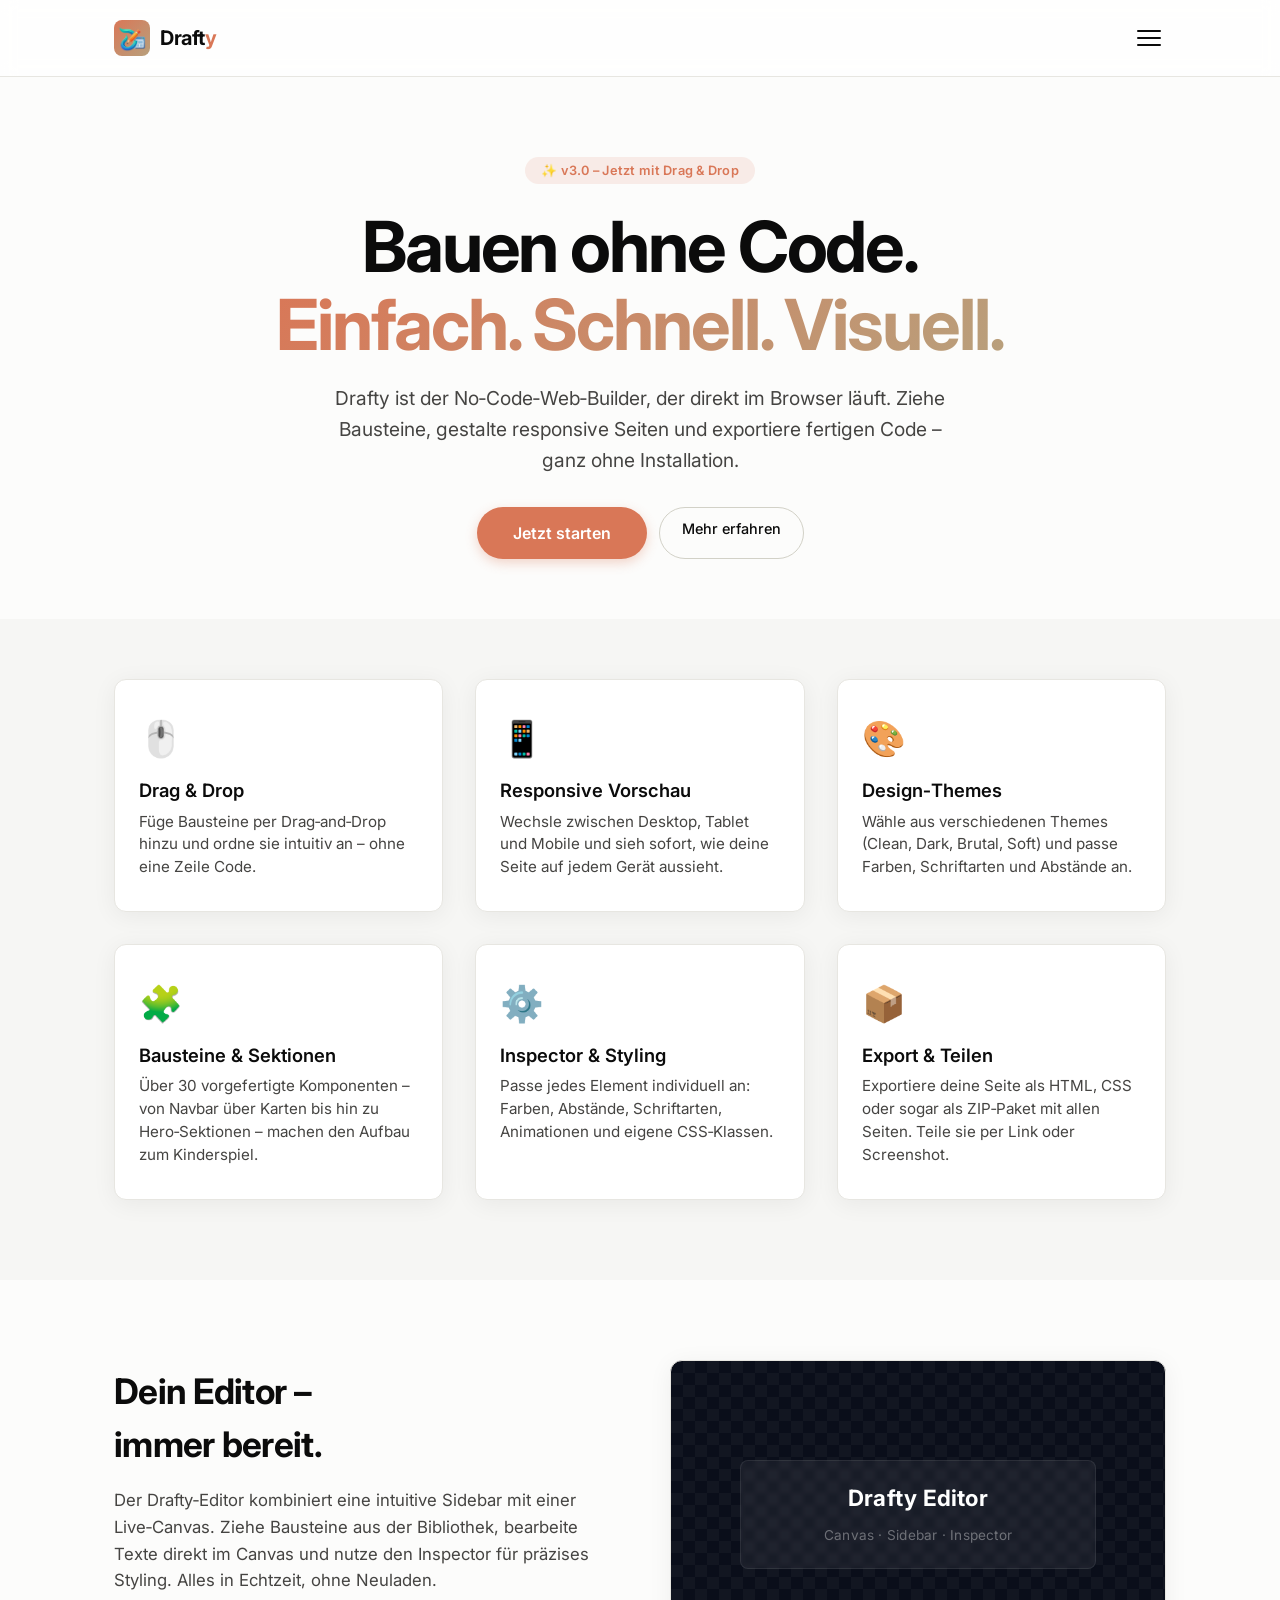
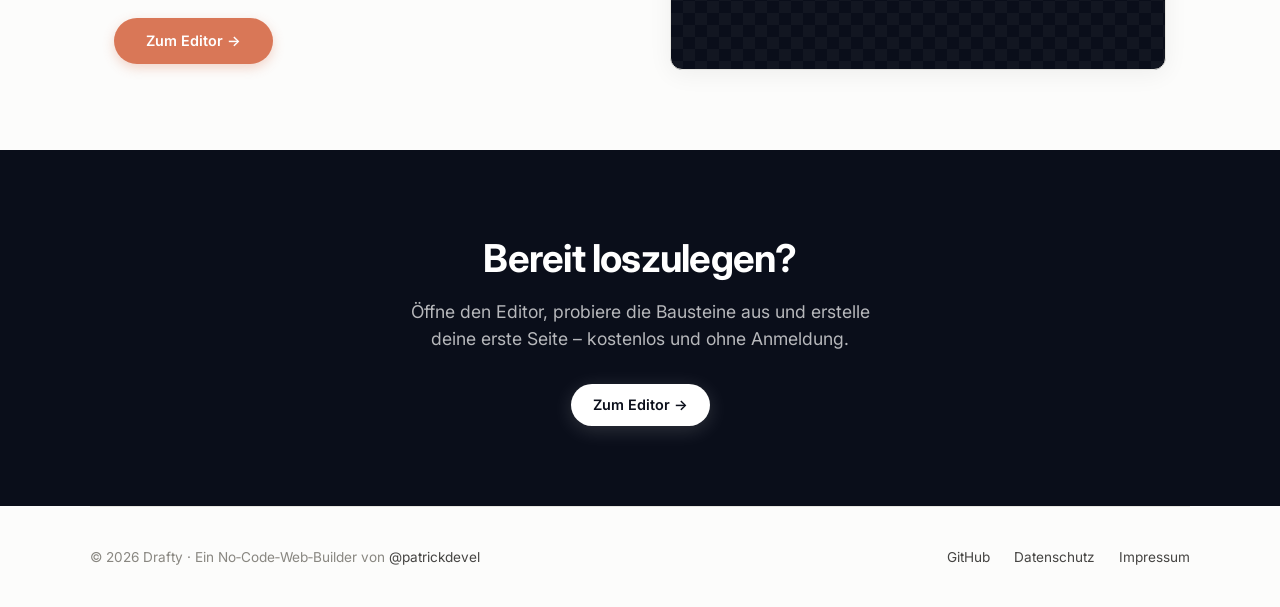
<file: index.html>
<!DOCTYPE html>
<html lang="de">
<head>
  <meta charset="UTF-8" />
  <meta name="viewport" content="width=device-width, initial-scale=1.0" />
  <title>Drafty · No‑Code Web Builder</title>
  <link rel="icon" type="image/svg+xml" href="logo.png" />

  <!-- Anthropic‑Fonts (wie im Claude‑Style) -->
  <link rel="preconnect" href="https://fonts.googleapis.com" />
  <link rel="preconnect" href="https://fonts.gstatic.com" crossorigin />
  <link href="https://fonts.googleapis.com/css2?family=Inter:opsz@14..32&display=swap" rel="stylesheet" />

  <style>
    /* ============================================================
       BASIS – übernimmt die zentralen Design‑Tokens aus dem
       Claude‑Style (Farben, Abstände, Schriften)
       ============================================================ */
    * {
      margin: 0;
      padding: 0;
      box-sizing: border-box;
    }

    :root {
      /* Claude‑Farben (light) */
      --bg-deep: #0a0e1a;
      --bg-surface: #fcfcfb;
      --bg-panel: #f6f6f4;
      --bg-card: #ffffff;
      --text-primary: #0b0b0b;
      --text-secondary: #454442;
      --text-muted: #898781;
      --border-soft: #e7e6e1;
      --border-strong: #d2d1c7;
      --accent: #d97757;
      --accent-hover: #c6613f;
      --accent-soft: rgba(217, 119, 87, 0.12);
      --shadow-card: 0 4px 24px rgba(11, 11, 11, 0.06);
      --radius: 12px;
      --radius-sm: 6px;
      --font-ui: 'Inter', -apple-system, BlinkMacSystemFont, 'Segoe UI', Roboto, Helvetica, Arial, sans-serif;
      --font-serif: Georgia, 'Times New Roman', serif;
      --font-mono: 'JetBrains Mono', 'SF Mono', monospace;
    }

    body {
      font-family: var(--font-ui);
      background: var(--bg-surface);
      color: var(--text-primary);
      line-height: 1.5;
      -webkit-font-smoothing: antialiased;
    }

    a {
      color: inherit;
      text-decoration: none;
    }

    .container {
      max-width: 1100px;
      margin: 0 auto;
      padding: 0 24px;
    }

    /* ============================================================
       HEADER
       ============================================================ */
    .header {
      padding: 20px 0;
      border-bottom: 1px solid var(--border-soft);
      background: rgba(255, 255, 255, 0.72);
      backdrop-filter: blur(8px);
      position: sticky;
      top: 0;
      z-index: 50;
    }

    .header-inner {
      display: flex;
      align-items: center;
      justify-content: space-between;
    }

    .brand {
      display: flex;
      align-items: center;
      gap: 10px;
    }

    .brand-icon {
      width: 36px;
      height: 36px;
      background: linear-gradient(135deg, var(--accent), #b8a07c);
      border-radius: 8px;
      display: flex;
      align-items: center;
      justify-content: center;
      flex-shrink: 0;
    }

    .brand-icon img {
      width: 100%;
      height: 100%;
      object-fit: contain;
      padding: 4px;
    }

    .brand-name {
      font-weight: 700;
      font-size: 1.25rem;
      letter-spacing: -0.02em;
    }

    .brand-name span {
      color: var(--accent);
    }

    /* ============================================================
       BURGER MENU
       ============================================================ */
    .hamburger {
      display: flex;
      flex-direction: column;
      gap: 5px;
      background: none;
      border: none;
      cursor: pointer;
      padding: 5px;
      z-index: 110;
      position: relative;
    }

    .hamburger .line {
      width: 24px;
      height: 2px;
      background: var(--text-primary);
      transition: 0.3s ease;
      border-radius: 2px;
      transform-origin: center;
    }

    .menu-overlay {
      position: fixed;
      top: 0;
      left: 0;
      width: 100%;
      height: 100%;
      background: rgba(0, 0, 0, 0.3);
      backdrop-filter: blur(4px);
      z-index: 100;
      opacity: 0;
      pointer-events: none;
      transition: opacity 0.3s ease;
    }

    .menu-overlay.open {
      opacity: 1;
      pointer-events: auto;
    }

    .menu-content {
      position: absolute;
      top: 0;
      right: 0;
      width: 300px;
      height: 100%;
      background: var(--bg-surface);
      box-shadow: -8px 0 32px rgba(11, 11, 11, 0.08);
      padding: 28px 24px;
      display: flex;
      flex-direction: column;
      gap: 20px;
      transform: translateX(100%);
      transition: transform 0.3s ease;
    }

    .menu-overlay.open .menu-content {
      transform: translateX(0);
    }

    .close-btn {
      align-self: flex-end;
      background: none;
      border: none;
      font-size: 1.5rem;
      cursor: pointer;
      color: var(--text-secondary);
      padding: 4px 8px;
      transition: color 0.15s ease;
    }

    .close-btn:hover {
      color: var(--text-primary);
    }

    .menu-content a {
      font-size: 1.1rem;
      padding: 12px 0;
      border-bottom: 1px solid var(--border-soft);
      color: var(--text-secondary);
      transition: color 0.15s ease;
    }

    .menu-content a:hover {
      color: var(--text-primary);
    }

    .menu-content .btn-primary {
      border: none;
      text-align: center;
      margin-top: 8px;
      width: 100%;
      padding: 14px;
      font-size: 1rem;
    }

    /* ============================================================
       BUTTONS
       ============================================================ */
    .btn-primary {
      background: var(--accent);
      color: #fff;
      border: none;
      padding: 10px 22px;
      border-radius: 50px;
      font-weight: 600;
      font-size: 0.9rem;
      cursor: pointer;
      transition: background 0.15s ease, transform 0.1s ease;
      box-shadow: 0 4px 12px rgba(217, 119, 87, 0.3);
      display: inline-block;
      text-align: center;
    }

    .btn-primary:hover {
      background: var(--accent-hover);
      transform: translateY(-1px);
    }

    .btn-outline {
      background: transparent;
      color: var(--text-primary);
      border: 1px solid var(--border-strong);
      padding: 10px 22px;
      border-radius: 50px;
      font-weight: 500;
      font-size: 0.9rem;
      cursor: pointer;
      transition: border-color 0.15s ease, background 0.15s ease;
      display: inline-block;
      text-align: center;
    }

    .btn-outline:hover {
      background: var(--bg-panel);
      border-color: var(--text-secondary);
    }

    /* ============================================================
       HERO
       ============================================================ */
    .hero {
      padding: 80px 0 60px;
      text-align: center;
    }

    .hero-badge {
      display: inline-block;
      background: var(--accent-soft);
      color: var(--accent);
      padding: 4px 16px;
      border-radius: 50px;
      font-size: 0.8rem;
      font-weight: 600;
      letter-spacing: 0.02em;
      margin-bottom: 24px;
    }

    .hero h1 {
      font-size: clamp(2.8rem, 8vw, 4.4rem);
      font-weight: 700;
      letter-spacing: -0.03em;
      line-height: 1.1;
      margin-bottom: 20px;
    }

    .hero h1 .highlight {
      background: linear-gradient(135deg, var(--accent), #b8a07c);
      -webkit-background-clip: text;
      -webkit-text-fill-color: transparent;
      background-clip: text;
    }

    .hero p {
      font-size: 1.2rem;
      color: var(--text-secondary);
      max-width: 640px;
      margin: 0 auto 32px;
      line-height: 1.6;
    }

    .hero-actions {
      display: flex;
      flex-wrap: wrap;
      gap: 12px;
      justify-content: center;
    }

    .hero-actions .btn-primary {
      padding: 14px 36px;
      font-size: 1rem;
    }

    /* ============================================================
       FEATURES
       ============================================================ */
    .features {
      padding: 60px 0 80px;
      background: var(--bg-panel);
    }

    .features .container {
      display: grid;
      grid-template-columns: repeat(auto-fit, minmax(240px, 1fr));
      gap: 32px;
    }

    .feature-card {
      background: var(--bg-card);
      border-radius: var(--radius);
      padding: 32px 24px;
      box-shadow: var(--shadow-card);
      transition: transform 0.2s ease, box-shadow 0.2s ease;
      border: 1px solid var(--border-soft);
    }

    .feature-card:hover {
      transform: translateY(-4px);
      box-shadow: 0 12px 40px rgba(11, 11, 11, 0.08);
    }

    .feature-icon {
      font-size: 2.2rem;
      margin-bottom: 12px;
      display: block;
    }

    .feature-card h3 {
      font-size: 1.15rem;
      font-weight: 600;
      margin-bottom: 6px;
    }

    .feature-card p {
      font-size: 0.95rem;
      color: var(--text-secondary);
      line-height: 1.5;
    }

    /* ============================================================
       SHOWCASE (Mockup‑Bereich)
       ============================================================ */
    .showcase {
      padding: 80px 0;
      background: var(--bg-surface);
    }

    .showcase-inner {
      display: grid;
      grid-template-columns: 1fr 1fr;
      gap: 60px;
      align-items: center;
    }

    .showcase-text h2 {
      font-size: 2.2rem;
      font-weight: 700;
      letter-spacing: -0.02em;
      margin-bottom: 16px;
    }

    .showcase-text p {
      color: var(--text-secondary);
      font-size: 1.05rem;
      line-height: 1.6;
      margin-bottom: 24px;
    }

    .showcase-text .btn-primary {
      padding: 12px 32px;
    }

    .showcase-image {
      background: var(--bg-deep);
      border-radius: var(--radius);
      padding: 24px;
      box-shadow: var(--shadow-card);
      border: 1px solid var(--border-soft);
      aspect-ratio: 16 / 10;
      display: flex;
      align-items: center;
      justify-content: center;
      color: rgba(255, 255, 255, 0.3);
      font-size: 1.4rem;
      font-weight: 500;
      background-image:
        linear-gradient(45deg, rgba(255, 255, 255, 0.03) 25%, transparent 25%),
        linear-gradient(-45deg, rgba(255, 255, 255, 0.03) 25%, transparent 25%),
        linear-gradient(45deg, transparent 75%, rgba(255, 255, 255, 0.03) 75%),
        linear-gradient(-45deg, transparent 75%, rgba(255, 255, 255, 0.03) 75%);
      background-size: 24px 24px;
      background-position: 0 0, 0 12px, 12px -12px, -12px 0px;
      position: relative;
      overflow: hidden;
    }

    .showcase-image .placeholder-ui {
      background: rgba(255, 255, 255, 0.06);
      border-radius: 8px;
      padding: 20px 30px;
      width: 80%;
      text-align: center;
      border: 1px solid rgba(255, 255, 255, 0.08);
      color: rgba(255, 255, 255, 0.6);
      font-weight: 400;
      letter-spacing: 0.01em;
      backdrop-filter: blur(2px);
    }

    .showcase-image .placeholder-ui strong {
      color: #fff;
    }

    /* ============================================================
       CTA
       ============================================================ */
    .cta {
      padding: 80px 0;
      background: var(--bg-deep);
      color: #fff;
      text-align: center;
    }

    .cta h2 {
      font-size: 2.4rem;
      font-weight: 700;
      letter-spacing: -0.02em;
      margin-bottom: 12px;
    }

    .cta p {
      font-size: 1.1rem;
      opacity: 0.7;
      max-width: 500px;
      margin: 0 auto 32px;
    }

    .cta .btn-primary {
      background: #fff;
      color: var(--bg-deep);
      box-shadow: 0 4px 20px rgba(255, 255, 255, 0.15);
    }

    .cta .btn-primary:hover {
      background: #f0f0f0;
    }

    /* ============================================================
       FOOTER
       ============================================================ */
    .footer {
      padding: 40px 0;
      border-top: 1px solid var(--border-soft);
      font-size: 0.85rem;
      color: var(--text-muted);
      display: flex;
      justify-content: space-between;
      flex-wrap: wrap;
      gap: 16px;
    }

    .footer a {
      color: var(--text-secondary);
      transition: color 0.15s ease;
    }

    .footer a:hover {
      color: var(--text-primary);
    }

    .footer-links {
      display: flex;
      gap: 24px;
    }

    /* ============================================================
       RESPONSIVE
       ============================================================ */
    @media (max-width: 768px) {
      .header-inner {
        flex-wrap: wrap;
        gap: 12px;
      }

      .showcase-inner {
        grid-template-columns: 1fr;
        gap: 40px;
      }

      .hero h1 {
        font-size: 2.4rem;
      }

      .hero p {
        font-size: 1rem;
      }

      .features .container {
        grid-template-columns: 1fr 1fr;
      }

      .cta h2 {
        font-size: 1.8rem;
      }

      .footer {
        flex-direction: column;
        align-items: center;
        text-align: center;
      }

      .footer-links {
        flex-wrap: wrap;
        justify-content: center;
      }
    }

    @media (max-width: 480px) {
      .features .container {
        grid-template-columns: 1fr;
      }

      .hero-actions .btn-primary,
      .hero-actions .btn-outline {
        width: 100%;
        justify-content: center;
      }
    }
  </style>
</head>
<body>

  <!-- ============ HEADER ============ -->
  <header class="header">
    <div class="container header-inner">
      <div class="brand">
        <div class="brand-icon">
          <img src="logo.png" alt="Drafty" />
        </div>
        <span class="brand-name">Draft<span>y</span></span>
      </div>

      <!-- Burger Button -->
      <button class="hamburger" id="hamburgerBtn" aria-label="Menü öffnen">
        <span class="line"></span>
        <span class="line"></span>
        <span class="line"></span>
      </button>
    </div>
  </header>

  <!-- ============ MOBILE MENU OVERLAY ============ -->
  <div class="menu-overlay" id="menuOverlay">
    <div class="menu-content">
      <button class="close-btn" id="closeMenuBtn">✕</button>
      <a href="#features">Features</a>
      <a href="#showcase">Editor</a>
      <a href="overview.html" class="btn-primary">Zum Editor →</a>
    </div>
  </div>

  <!-- ============ HERO ============ -->
  <section class="hero">
    <div class="container">
      <div class="hero-badge">✨ v3.0 – Jetzt mit Drag &amp; Drop</div>
      <h1>
        Bauen ohne Code.<br />
        <span class="highlight">Einfach. Schnell. Visuell.</span>
      </h1>
      <p>
        Drafty ist der No‑Code‑Web‑Builder, der direkt im Browser läuft.
        Ziehe Bausteine, gestalte responsive Seiten und exportiere
        fertigen Code – ganz ohne Installation.
      </p>
      <div class="hero-actions">
        <a href="overview.html" class="btn-primary">Jetzt starten</a>
        <a href="#features" class="btn-outline">Mehr erfahren</a>
      </div>
    </div>
  </section>

  <!-- ============ FEATURES ============ -->
  <section class="features" id="features">
    <div class="container">
      <div class="feature-card">
        <span class="feature-icon">🖱️</span>
        <h3>Drag &amp; Drop</h3>
        <p>Füge Bausteine per Drag‑and‑Drop hinzu und ordne sie intuitiv an – ohne eine Zeile Code.</p>
      </div>
      <div class="feature-card">
        <span class="feature-icon">📱</span>
        <h3>Responsive Vorschau</h3>
        <p>Wechsle zwischen Desktop, Tablet und Mobile und sieh sofort, wie deine Seite auf jedem Gerät aussieht.</p>
      </div>
      <div class="feature-card">
        <span class="feature-icon">🎨</span>
        <h3>Design‑Themes</h3>
        <p>Wähle aus verschiedenen Themes (Clean, Dark, Brutal, Soft) und passe Farben, Schriftarten und Abstände an.</p>
      </div>
      <div class="feature-card">
        <span class="feature-icon">🧩</span>
        <h3>Bausteine &amp; Sektionen</h3>
        <p>Über 30 vorgefertigte Komponenten – von Navbar über Karten bis hin zu Hero‑Sektionen – machen den Aufbau zum Kinderspiel.</p>
      </div>
      <div class="feature-card">
        <span class="feature-icon">⚙️</span>
        <h3>Inspector &amp; Styling</h3>
        <p>Passe jedes Element individuell an: Farben, Abstände, Schriftarten, Animationen und eigene CSS‑Klassen.</p>
      </div>
      <div class="feature-card">
        <span class="feature-icon">📦</span>
        <h3>Export &amp; Teilen</h3>
        <p>Exportiere deine Seite als HTML, CSS oder sogar als ZIP‑Paket mit allen Seiten. Teile sie per Link oder Screenshot.</p>
      </div>
    </div>
  </section>

  <!-- ============ SHOWCASE ============ -->
  <section class="showcase" id="showcase">
    <div class="container showcase-inner">
      <div class="showcase-text">
        <h2>Dein Editor –<br />immer bereit.</h2>
        <p>
          Der Drafty‑Editor kombiniert eine intuitive Sidebar mit einer
          Live‑Canvas. Ziehe Bausteine aus der Bibliothek, bearbeite Texte
          direkt im Canvas und nutze den Inspector für präzises Styling.
          Alles in Echtzeit, ohne Neuladen.
        </p>
        <a href="overview.html" class="btn-primary">Zum Editor →</a>
      </div>
      <div class="showcase-image">
        <div class="placeholder-ui">
          <strong>Drafty Editor</strong><br />
          <span style="font-size:0.85rem;opacity:0.6;">Canvas · Sidebar · Inspector</span>
        </div>
      </div>
    </div>
  </section>

  <!-- ============ CTA ============ -->
  <section class="cta">
    <div class="container">
      <h2>Bereit loszulegen?</h2>
      <p>Öffne den Editor, probiere die Bausteine aus und erstelle deine erste Seite – kostenlos und ohne Anmeldung.</p>
      <a href="overview.html" class="btn-primary">Zum Editor →</a>
    </div>
  </section>

  <!-- ============ FOOTER ============ -->
  <footer class="container footer">
    <span>© 2026 Drafty · Ein No‑Code‑Web‑Builder von <a href="https://github.com/patrickdevel" target="_blank">@patrickdevel</a></span>
    <div class="footer-links">
      <a href="https://github.com/patrickdevel/drafty" target="_blank">GitHub</a>
      <a href="#">Datenschutz</a>
      <a href="#">Impressum</a>
    </div>
  </footer>

  <!-- ============ JAVASCRIPT ============ -->
  <script>
    const hamburger = document.getElementById('hamburgerBtn');
    const overlay = document.getElementById('menuOverlay');
    const closeBtn = document.getElementById('closeMenuBtn');

    function toggleMenu() {
      overlay.classList.toggle('open');
    }

    hamburger.addEventListener('click', toggleMenu);
    closeBtn.addEventListener('click', toggleMenu);
    overlay.addEventListener('click', (e) => {
      if (e.target === overlay) toggleMenu();
    });

    // Menü schließen, wenn ein Link geklickt wird
    document.querySelectorAll('.menu-content a').forEach(link => {
      link.addEventListener('click', () => {
        overlay.classList.remove('open');
      });
    });
  </script>

</body>
</html>
</file>
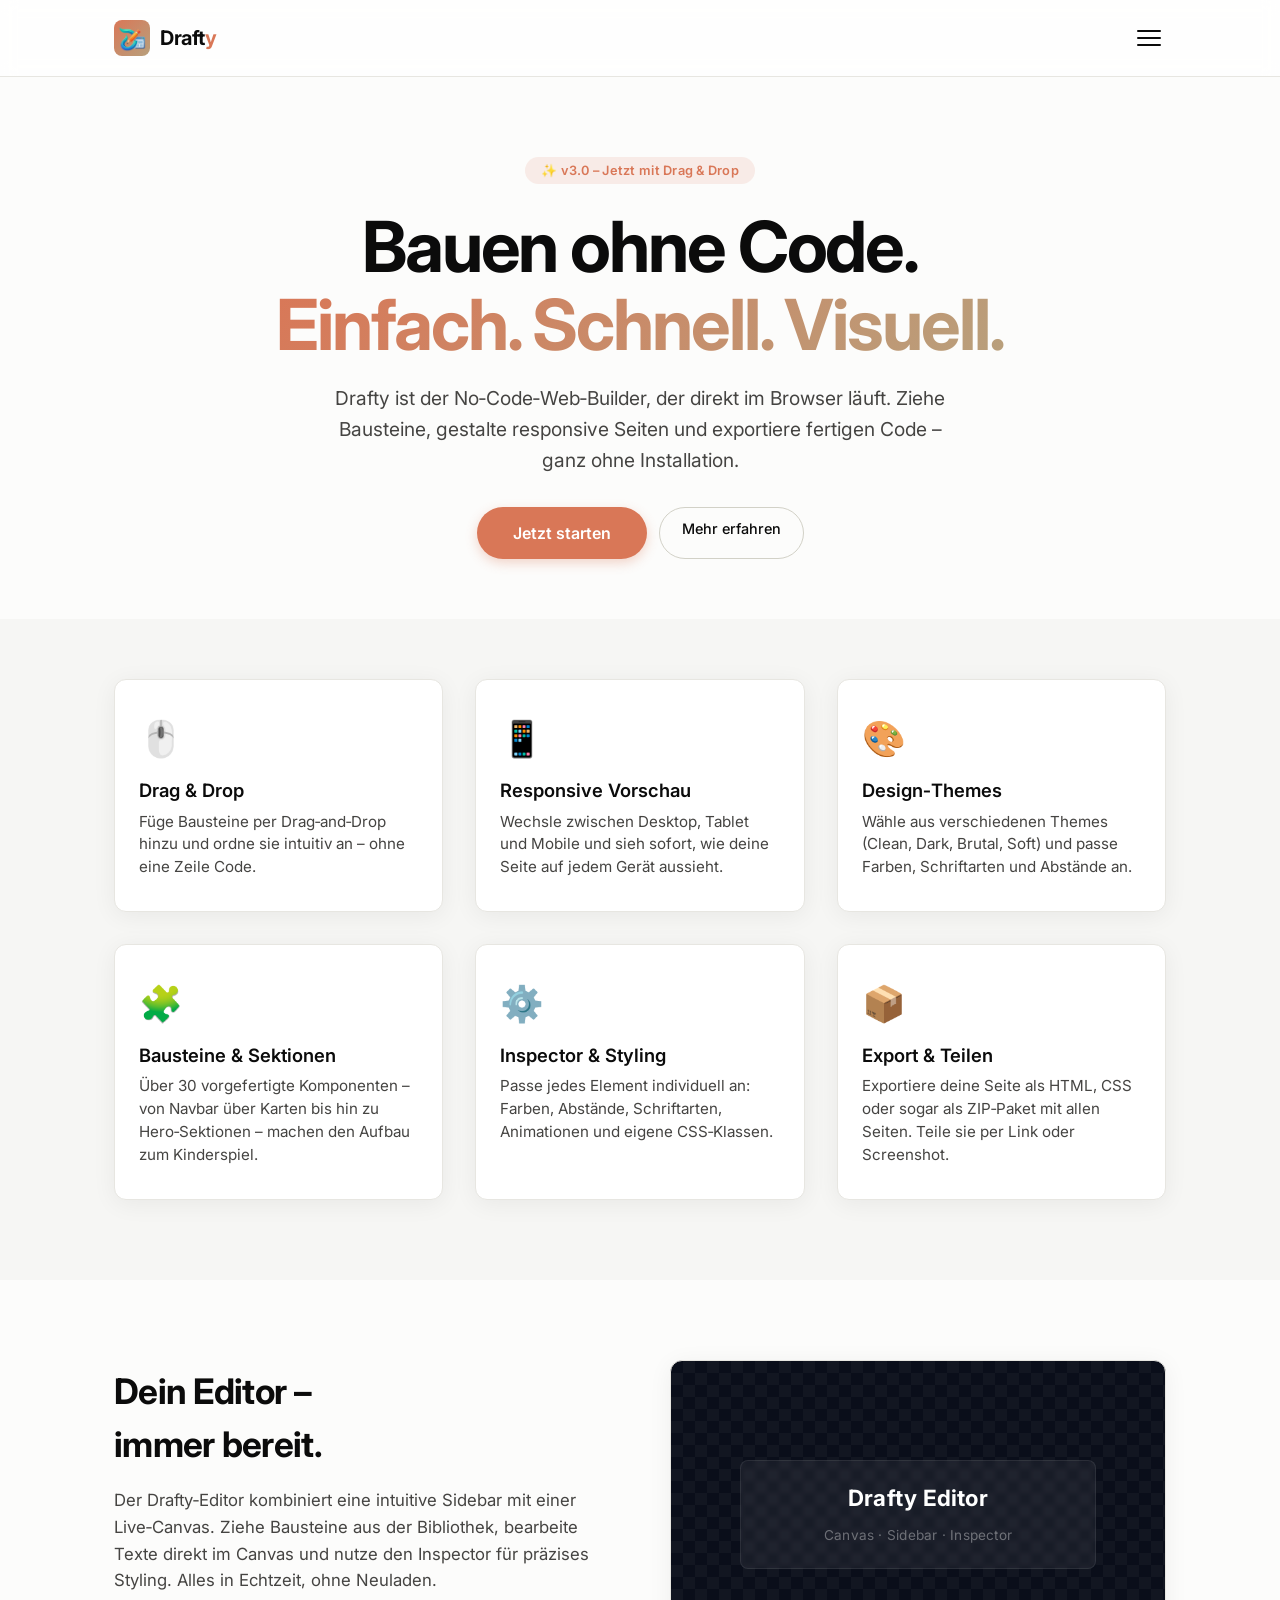
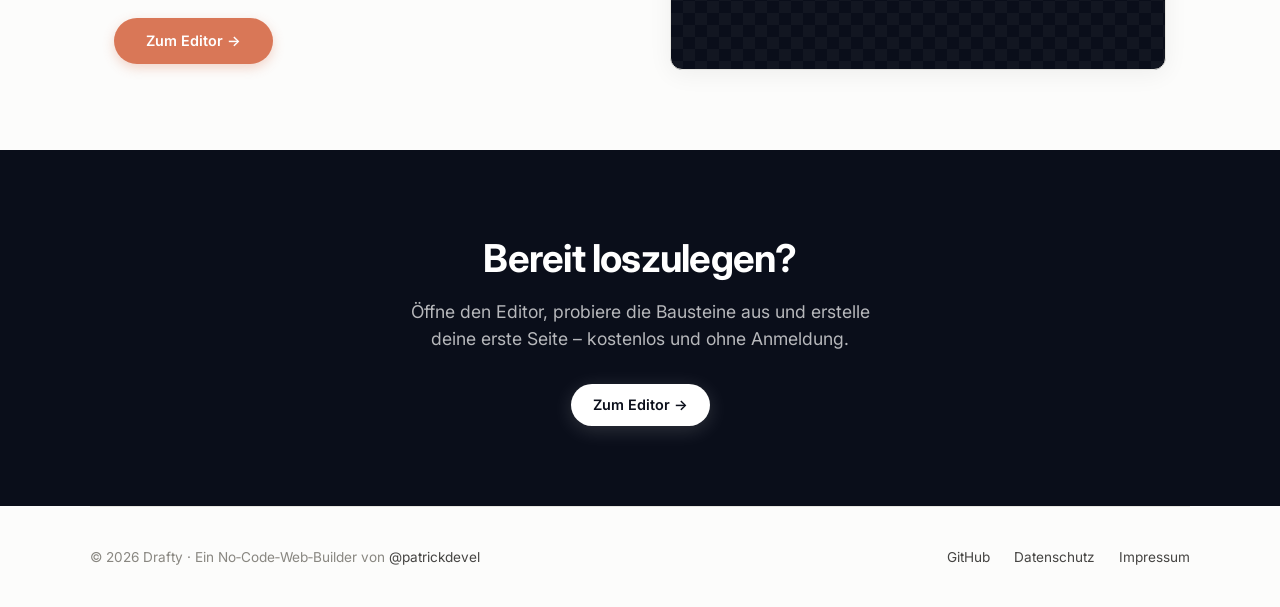
<file: landing.html>
<!DOCTYPE html>
<html lang="de">
<head>
  <meta charset="UTF-8" />
  <meta name="viewport" content="width=device-width, initial-scale=1.0" />
  <title>Drafty · No‑Code Web Builder</title>
  <link rel="icon" type="image/svg+xml" href="logo.png" />

  <!-- Anthropic‑Fonts (wie im Claude‑Style) -->
  <link rel="preconnect" href="https://fonts.googleapis.com" />
  <link rel="preconnect" href="https://fonts.gstatic.com" crossorigin />
  <link href="https://fonts.googleapis.com/css2?family=Inter:opsz@14..32&display=swap" rel="stylesheet" />

  <style>
    /* ============================================================
       BASIS – übernimmt die zentralen Design‑Tokens aus dem
       Claude‑Style (Farben, Abstände, Schriften)
       ============================================================ */
    * {
      margin: 0;
      padding: 0;
      box-sizing: border-box;
    }

    :root {
      /* Claude‑Farben (light) */
      --bg-deep: #0a0e1a;
      --bg-surface: #fcfcfb;
      --bg-panel: #f6f6f4;
      --bg-card: #ffffff;
      --text-primary: #0b0b0b;
      --text-secondary: #454442;
      --text-muted: #898781;
      --border-soft: #e7e6e1;
      --border-strong: #d2d1c7;
      --accent: #d97757;
      --accent-hover: #c6613f;
      --accent-soft: rgba(217, 119, 87, 0.12);
      --shadow-card: 0 4px 24px rgba(11, 11, 11, 0.06);
      --radius: 12px;
      --radius-sm: 6px;
      --font-ui: 'Inter', -apple-system, BlinkMacSystemFont, 'Segoe UI', Roboto, Helvetica, Arial, sans-serif;
      --font-serif: Georgia, 'Times New Roman', serif;
      --font-mono: 'JetBrains Mono', 'SF Mono', monospace;
    }

    body {
      font-family: var(--font-ui);
      background: var(--bg-surface);
      color: var(--text-primary);
      line-height: 1.5;
      -webkit-font-smoothing: antialiased;
    }

    a {
      color: inherit;
      text-decoration: none;
    }

    .container {
      max-width: 1100px;
      margin: 0 auto;
      padding: 0 24px;
    }

    /* ============================================================
       HEADER
       ============================================================ */
    .header {
      padding: 20px 0;
      border-bottom: 1px solid var(--border-soft);
      background: rgba(255, 255, 255, 0.72);
      backdrop-filter: blur(8px);
      position: sticky;
      top: 0;
      z-index: 50;
    }

    .header-inner {
      display: flex;
      align-items: center;
      justify-content: space-between;
    }

    .brand {
      display: flex;
      align-items: center;
      gap: 10px;
    }

    .brand-icon {
      width: 36px;
      height: 36px;
      background: linear-gradient(135deg, var(--accent), #b8a07c);
      border-radius: 8px;
      display: flex;
      align-items: center;
      justify-content: center;
      flex-shrink: 0;
    }

    .brand-icon img {
      width: 100%;
      height: 100%;
      object-fit: contain;
      padding: 4px;
    }

    .brand-name {
      font-weight: 700;
      font-size: 1.25rem;
      letter-spacing: -0.02em;
    }

    .brand-name span {
      color: var(--accent);
    }

    /* ============================================================
       BURGER MENU
       ============================================================ */
    .hamburger {
      display: flex;
      flex-direction: column;
      gap: 5px;
      background: none;
      border: none;
      cursor: pointer;
      padding: 5px;
      z-index: 110;
      position: relative;
    }

    .hamburger .line {
      width: 24px;
      height: 2px;
      background: var(--text-primary);
      transition: 0.3s ease;
      border-radius: 2px;
      transform-origin: center;
    }

    .menu-overlay {
      position: fixed;
      top: 0;
      left: 0;
      width: 100%;
      height: 100%;
      background: rgba(0, 0, 0, 0.3);
      backdrop-filter: blur(4px);
      z-index: 100;
      opacity: 0;
      pointer-events: none;
      transition: opacity 0.3s ease;
    }

    .menu-overlay.open {
      opacity: 1;
      pointer-events: auto;
    }

    .menu-content {
      position: absolute;
      top: 0;
      right: 0;
      width: 300px;
      height: 100%;
      background: var(--bg-surface);
      box-shadow: -8px 0 32px rgba(11, 11, 11, 0.08);
      padding: 28px 24px;
      display: flex;
      flex-direction: column;
      gap: 20px;
      transform: translateX(100%);
      transition: transform 0.3s ease;
    }

    .menu-overlay.open .menu-content {
      transform: translateX(0);
    }

    .close-btn {
      align-self: flex-end;
      background: none;
      border: none;
      font-size: 1.5rem;
      cursor: pointer;
      color: var(--text-secondary);
      padding: 4px 8px;
      transition: color 0.15s ease;
    }

    .close-btn:hover {
      color: var(--text-primary);
    }

    .menu-content a {
      font-size: 1.1rem;
      padding: 12px 0;
      border-bottom: 1px solid var(--border-soft);
      color: var(--text-secondary);
      transition: color 0.15s ease;
    }

    .menu-content a:hover {
      color: var(--text-primary);
    }

    .menu-content .btn-primary {
      border: none;
      text-align: center;
      margin-top: 8px;
      width: 100%;
      padding: 14px;
      font-size: 1rem;
    }

    /* ============================================================
       BUTTONS
       ============================================================ */
    .btn-primary {
      background: var(--accent);
      color: #fff;
      border: none;
      padding: 10px 22px;
      border-radius: 50px;
      font-weight: 600;
      font-size: 0.9rem;
      cursor: pointer;
      transition: background 0.15s ease, transform 0.1s ease;
      box-shadow: 0 4px 12px rgba(217, 119, 87, 0.3);
      display: inline-block;
      text-align: center;
    }

    .btn-primary:hover {
      background: var(--accent-hover);
      transform: translateY(-1px);
    }

    .btn-outline {
      background: transparent;
      color: var(--text-primary);
      border: 1px solid var(--border-strong);
      padding: 10px 22px;
      border-radius: 50px;
      font-weight: 500;
      font-size: 0.9rem;
      cursor: pointer;
      transition: border-color 0.15s ease, background 0.15s ease;
      display: inline-block;
      text-align: center;
    }

    .btn-outline:hover {
      background: var(--bg-panel);
      border-color: var(--text-secondary);
    }

    /* ============================================================
       HERO
       ============================================================ */
    .hero {
      padding: 80px 0 60px;
      text-align: center;
    }

    .hero-badge {
      display: inline-block;
      background: var(--accent-soft);
      color: var(--accent);
      padding: 4px 16px;
      border-radius: 50px;
      font-size: 0.8rem;
      font-weight: 600;
      letter-spacing: 0.02em;
      margin-bottom: 24px;
    }

    .hero h1 {
      font-size: clamp(2.8rem, 8vw, 4.4rem);
      font-weight: 700;
      letter-spacing: -0.03em;
      line-height: 1.1;
      margin-bottom: 20px;
    }

    .hero h1 .highlight {
      background: linear-gradient(135deg, var(--accent), #b8a07c);
      -webkit-background-clip: text;
      -webkit-text-fill-color: transparent;
      background-clip: text;
    }

    .hero p {
      font-size: 1.2rem;
      color: var(--text-secondary);
      max-width: 640px;
      margin: 0 auto 32px;
      line-height: 1.6;
    }

    .hero-actions {
      display: flex;
      flex-wrap: wrap;
      gap: 12px;
      justify-content: center;
    }

    .hero-actions .btn-primary {
      padding: 14px 36px;
      font-size: 1rem;
    }

    /* ============================================================
       FEATURES
       ============================================================ */
    .features {
      padding: 60px 0 80px;
      background: var(--bg-panel);
    }

    .features .container {
      display: grid;
      grid-template-columns: repeat(auto-fit, minmax(240px, 1fr));
      gap: 32px;
    }

    .feature-card {
      background: var(--bg-card);
      border-radius: var(--radius);
      padding: 32px 24px;
      box-shadow: var(--shadow-card);
      transition: transform 0.2s ease, box-shadow 0.2s ease;
      border: 1px solid var(--border-soft);
    }

    .feature-card:hover {
      transform: translateY(-4px);
      box-shadow: 0 12px 40px rgba(11, 11, 11, 0.08);
    }

    .feature-icon {
      font-size: 2.2rem;
      margin-bottom: 12px;
      display: block;
    }

    .feature-card h3 {
      font-size: 1.15rem;
      font-weight: 600;
      margin-bottom: 6px;
    }

    .feature-card p {
      font-size: 0.95rem;
      color: var(--text-secondary);
      line-height: 1.5;
    }

    /* ============================================================
       SHOWCASE (Mockup‑Bereich)
       ============================================================ */
    .showcase {
      padding: 80px 0;
      background: var(--bg-surface);
    }

    .showcase-inner {
      display: grid;
      grid-template-columns: 1fr 1fr;
      gap: 60px;
      align-items: center;
    }

    .showcase-text h2 {
      font-size: 2.2rem;
      font-weight: 700;
      letter-spacing: -0.02em;
      margin-bottom: 16px;
    }

    .showcase-text p {
      color: var(--text-secondary);
      font-size: 1.05rem;
      line-height: 1.6;
      margin-bottom: 24px;
    }

    .showcase-text .btn-primary {
      padding: 12px 32px;
    }

    .showcase-image {
      background: var(--bg-deep);
      border-radius: var(--radius);
      padding: 24px;
      box-shadow: var(--shadow-card);
      border: 1px solid var(--border-soft);
      aspect-ratio: 16 / 10;
      display: flex;
      align-items: center;
      justify-content: center;
      color: rgba(255, 255, 255, 0.3);
      font-size: 1.4rem;
      font-weight: 500;
      background-image:
        linear-gradient(45deg, rgba(255, 255, 255, 0.03) 25%, transparent 25%),
        linear-gradient(-45deg, rgba(255, 255, 255, 0.03) 25%, transparent 25%),
        linear-gradient(45deg, transparent 75%, rgba(255, 255, 255, 0.03) 75%),
        linear-gradient(-45deg, transparent 75%, rgba(255, 255, 255, 0.03) 75%);
      background-size: 24px 24px;
      background-position: 0 0, 0 12px, 12px -12px, -12px 0px;
      position: relative;
      overflow: hidden;
    }

    .showcase-image .placeholder-ui {
      background: rgba(255, 255, 255, 0.06);
      border-radius: 8px;
      padding: 20px 30px;
      width: 80%;
      text-align: center;
      border: 1px solid rgba(255, 255, 255, 0.08);
      color: rgba(255, 255, 255, 0.6);
      font-weight: 400;
      letter-spacing: 0.01em;
      backdrop-filter: blur(2px);
    }

    .showcase-image .placeholder-ui strong {
      color: #fff;
    }

    /* ============================================================
       CTA
       ============================================================ */
    .cta {
      padding: 80px 0;
      background: var(--bg-deep);
      color: #fff;
      text-align: center;
    }

    .cta h2 {
      font-size: 2.4rem;
      font-weight: 700;
      letter-spacing: -0.02em;
      margin-bottom: 12px;
    }

    .cta p {
      font-size: 1.1rem;
      opacity: 0.7;
      max-width: 500px;
      margin: 0 auto 32px;
    }

    .cta .btn-primary {
      background: #fff;
      color: var(--bg-deep);
      box-shadow: 0 4px 20px rgba(255, 255, 255, 0.15);
    }

    .cta .btn-primary:hover {
      background: #f0f0f0;
    }

    /* ============================================================
       FOOTER
       ============================================================ */
    .footer {
      padding: 40px 0;
      border-top: 1px solid var(--border-soft);
      font-size: 0.85rem;
      color: var(--text-muted);
      display: flex;
      justify-content: space-between;
      flex-wrap: wrap;
      gap: 16px;
    }

    .footer a {
      color: var(--text-secondary);
      transition: color 0.15s ease;
    }

    .footer a:hover {
      color: var(--text-primary);
    }

    .footer-links {
      display: flex;
      gap: 24px;
    }

    /* ============================================================
       RESPONSIVE
       ============================================================ */
    @media (max-width: 768px) {
      .header-inner {
        flex-wrap: wrap;
        gap: 12px;
      }

      .showcase-inner {
        grid-template-columns: 1fr;
        gap: 40px;
      }

      .hero h1 {
        font-size: 2.4rem;
      }

      .hero p {
        font-size: 1rem;
      }

      .features .container {
        grid-template-columns: 1fr 1fr;
      }

      .cta h2 {
        font-size: 1.8rem;
      }

      .footer {
        flex-direction: column;
        align-items: center;
        text-align: center;
      }

      .footer-links {
        flex-wrap: wrap;
        justify-content: center;
      }
    }

    @media (max-width: 480px) {
      .features .container {
        grid-template-columns: 1fr;
      }

      .hero-actions .btn-primary,
      .hero-actions .btn-outline {
        width: 100%;
        justify-content: center;
      }
    }
  </style>
</head>
<body>

  <!-- ============ HEADER ============ -->
  <header class="header">
    <div class="container header-inner">
      <div class="brand">
        <div class="brand-icon">
          <img src="logo.png" alt="Drafty" />
        </div>
        <span class="brand-name">Draft<span>y</span></span>
      </div>

      <!-- Burger Button -->
      <button class="hamburger" id="hamburgerBtn" aria-label="Menü öffnen">
        <span class="line"></span>
        <span class="line"></span>
        <span class="line"></span>
      </button>
    </div>
  </header>

  <!-- ============ MOBILE MENU OVERLAY ============ -->
  <div class="menu-overlay" id="menuOverlay">
    <div class="menu-content">
      <button class="close-btn" id="closeMenuBtn">✕</button>
      <a href="#features">Features</a>
      <a href="#showcase">Editor</a>
      <a href="overview.html" class="btn-primary">Zum Editor →</a>
    </div>
  </div>

  <!-- ============ HERO ============ -->
  <section class="hero">
    <div class="container">
      <div class="hero-badge">✨ v3.0 – Jetzt mit Drag &amp; Drop</div>
      <h1>
        Bauen ohne Code.<br />
        <span class="highlight">Einfach. Schnell. Visuell.</span>
      </h1>
      <p>
        Drafty ist der No‑Code‑Web‑Builder, der direkt im Browser läuft.
        Ziehe Bausteine, gestalte responsive Seiten und exportiere
        fertigen Code – ganz ohne Installation.
      </p>
      <div class="hero-actions">
        <a href="overview.html" class="btn-primary">Jetzt starten</a>
        <a href="#features" class="btn-outline">Mehr erfahren</a>
      </div>
    </div>
  </section>

  <!-- ============ FEATURES ============ -->
  <section class="features" id="features">
    <div class="container">
      <div class="feature-card">
        <span class="feature-icon">🖱️</span>
        <h3>Drag &amp; Drop</h3>
        <p>Füge Bausteine per Drag‑and‑Drop hinzu und ordne sie intuitiv an – ohne eine Zeile Code.</p>
      </div>
      <div class="feature-card">
        <span class="feature-icon">📱</span>
        <h3>Responsive Vorschau</h3>
        <p>Wechsle zwischen Desktop, Tablet und Mobile und sieh sofort, wie deine Seite auf jedem Gerät aussieht.</p>
      </div>
      <div class="feature-card">
        <span class="feature-icon">🎨</span>
        <h3>Design‑Themes</h3>
        <p>Wähle aus verschiedenen Themes (Clean, Dark, Brutal, Soft) und passe Farben, Schriftarten und Abstände an.</p>
      </div>
      <div class="feature-card">
        <span class="feature-icon">🧩</span>
        <h3>Bausteine &amp; Sektionen</h3>
        <p>Über 30 vorgefertigte Komponenten – von Navbar über Karten bis hin zu Hero‑Sektionen – machen den Aufbau zum Kinderspiel.</p>
      </div>
      <div class="feature-card">
        <span class="feature-icon">⚙️</span>
        <h3>Inspector &amp; Styling</h3>
        <p>Passe jedes Element individuell an: Farben, Abstände, Schriftarten, Animationen und eigene CSS‑Klassen.</p>
      </div>
      <div class="feature-card">
        <span class="feature-icon">📦</span>
        <h3>Export &amp; Teilen</h3>
        <p>Exportiere deine Seite als HTML, CSS oder sogar als ZIP‑Paket mit allen Seiten. Teile sie per Link oder Screenshot.</p>
      </div>
    </div>
  </section>

  <!-- ============ SHOWCASE ============ -->
  <section class="showcase" id="showcase">
    <div class="container showcase-inner">
      <div class="showcase-text">
        <h2>Dein Editor –<br />immer bereit.</h2>
        <p>
          Der Drafty‑Editor kombiniert eine intuitive Sidebar mit einer
          Live‑Canvas. Ziehe Bausteine aus der Bibliothek, bearbeite Texte
          direkt im Canvas und nutze den Inspector für präzises Styling.
          Alles in Echtzeit, ohne Neuladen.
        </p>
        <a href="overview.html" class="btn-primary">Zum Editor →</a>
      </div>
      <div class="showcase-image">
        <div class="placeholder-ui">
          <strong>Drafty Editor</strong><br />
          <span style="font-size:0.85rem;opacity:0.6;">Canvas · Sidebar · Inspector</span>
        </div>
      </div>
    </div>
  </section>

  <!-- ============ CTA ============ -->
  <section class="cta">
    <div class="container">
      <h2>Bereit loszulegen?</h2>
      <p>Öffne den Editor, probiere die Bausteine aus und erstelle deine erste Seite – kostenlos und ohne Anmeldung.</p>
      <a href="overview.html" class="btn-primary">Zum Editor →</a>
    </div>
  </section>

  <!-- ============ FOOTER ============ -->
  <footer class="container footer">
    <span>© 2026 Drafty · Ein No‑Code‑Web‑Builder von <a href="https://github.com/patrickdevel" target="_blank">@patrickdevel</a></span>
    <div class="footer-links">
      <a href="https://github.com/patrickdevel/drafty" target="_blank">GitHub</a>
      <a href="#">Datenschutz</a>
      <a href="#">Impressum</a>
    </div>
  </footer>

  <!-- ============ JAVASCRIPT ============ -->
  <script>
    const hamburger = document.getElementById('hamburgerBtn');
    const overlay = document.getElementById('menuOverlay');
    const closeBtn = document.getElementById('closeMenuBtn');

    function toggleMenu() {
      overlay.classList.toggle('open');
    }

    hamburger.addEventListener('click', toggleMenu);
    closeBtn.addEventListener('click', toggleMenu);
    overlay.addEventListener('click', (e) => {
      if (e.target === overlay) toggleMenu();
    });

    // Menü schließen, wenn ein Link geklickt wird
    document.querySelectorAll('.menu-content a').forEach(link => {
      link.addEventListener('click', () => {
        overlay.classList.remove('open');
      });
    });
  </script>

</body>
</html>
</file>
